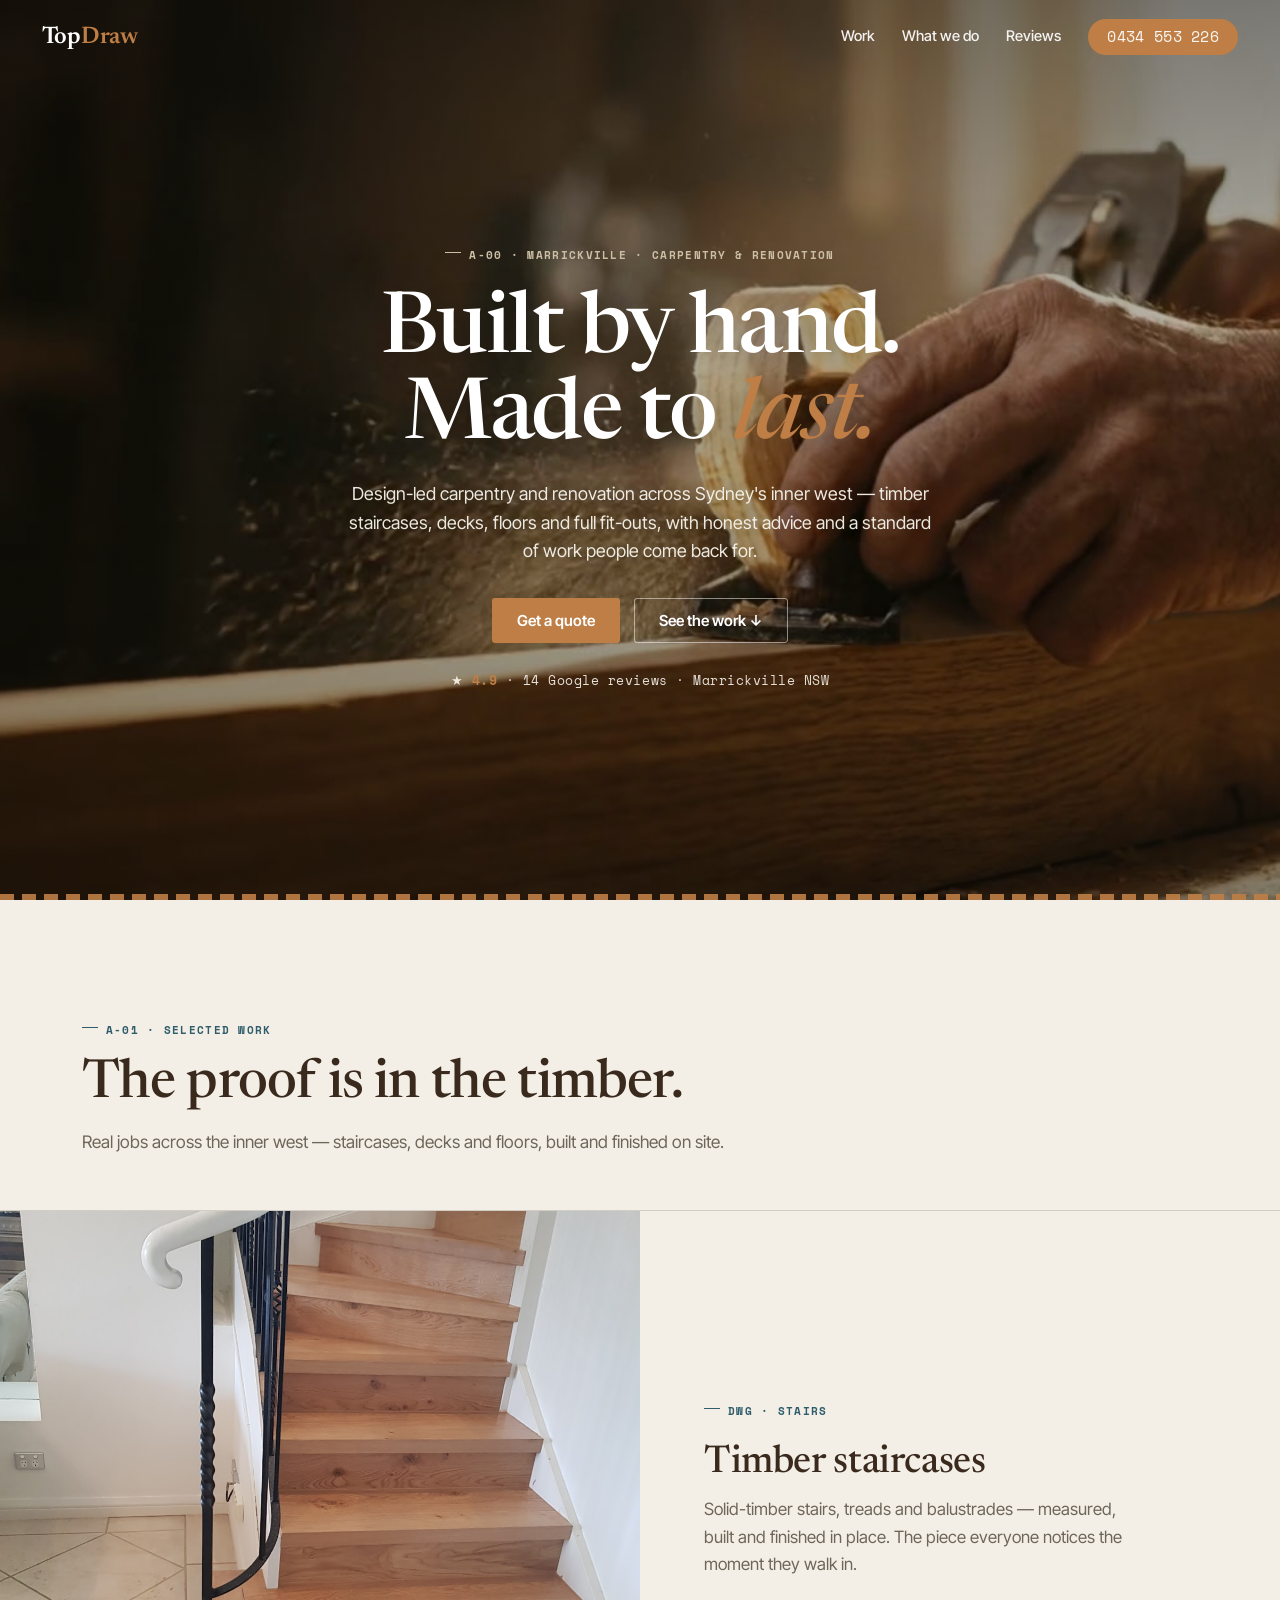
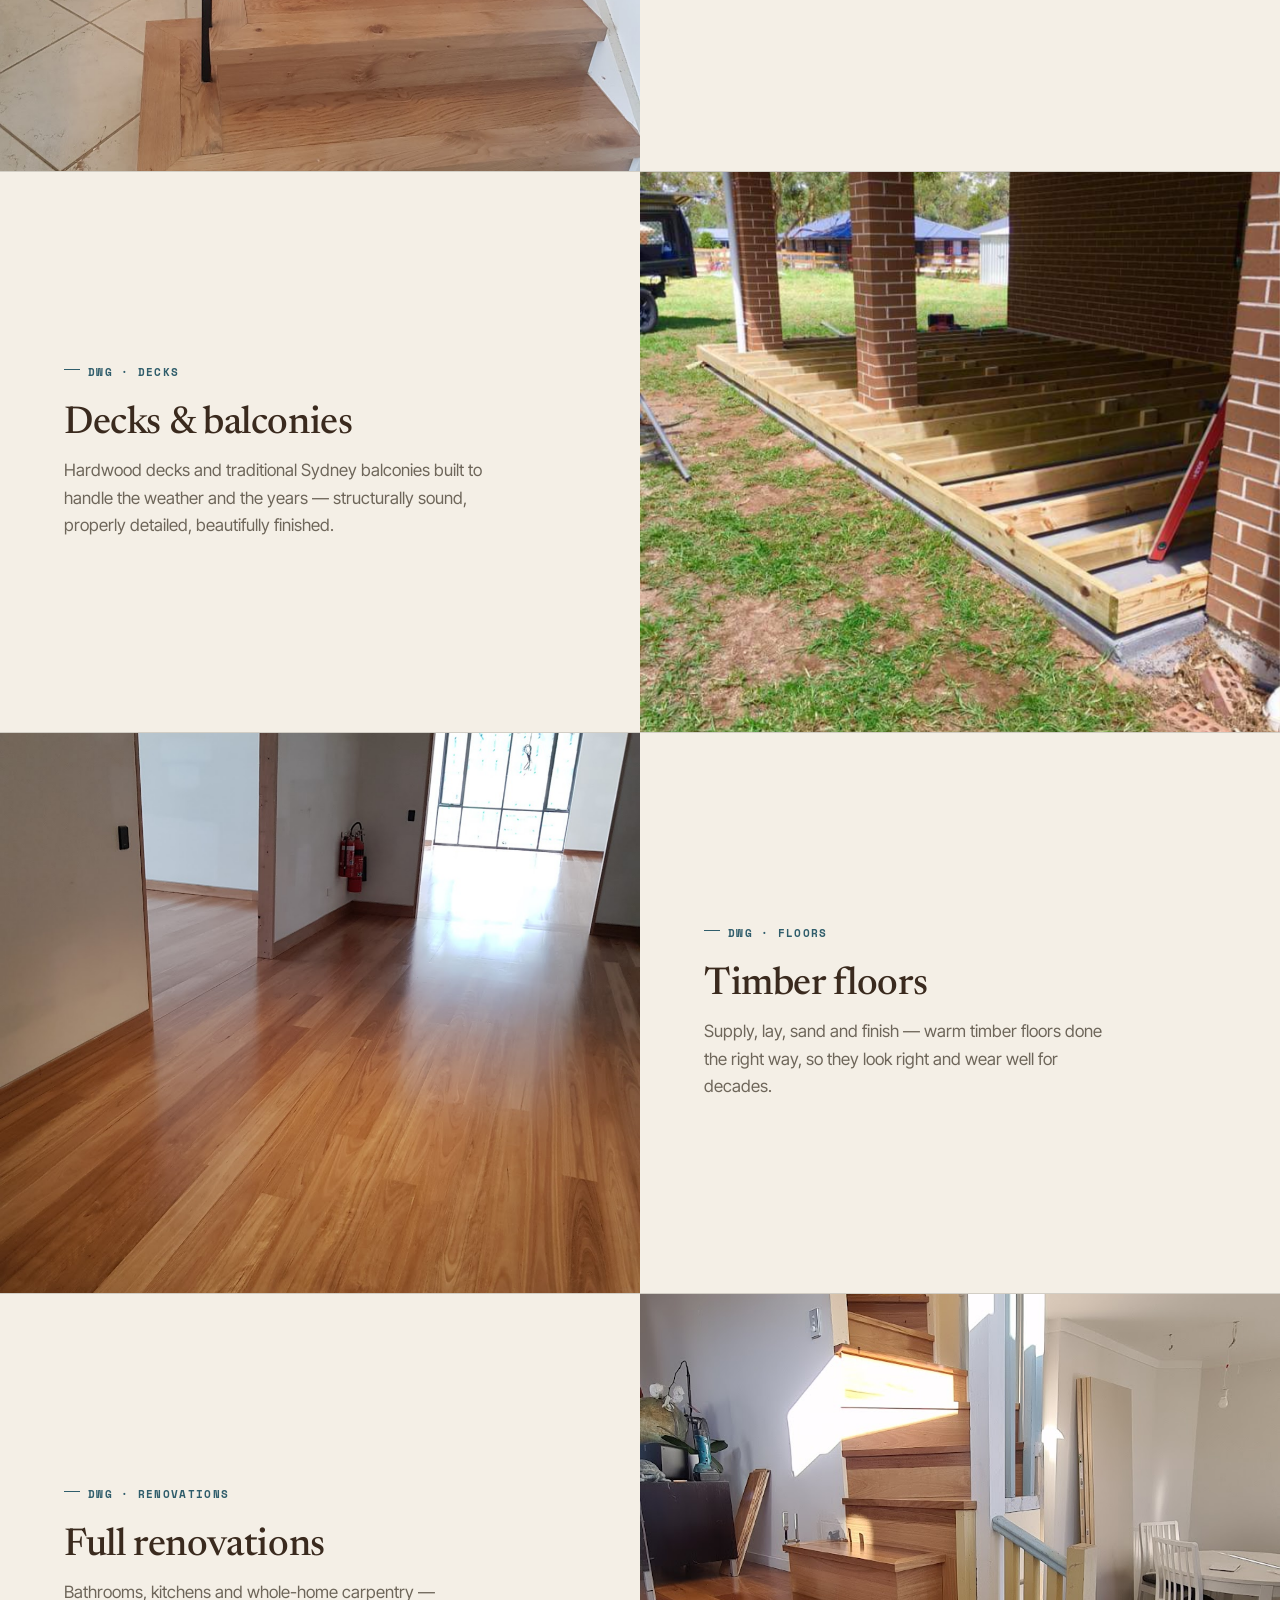
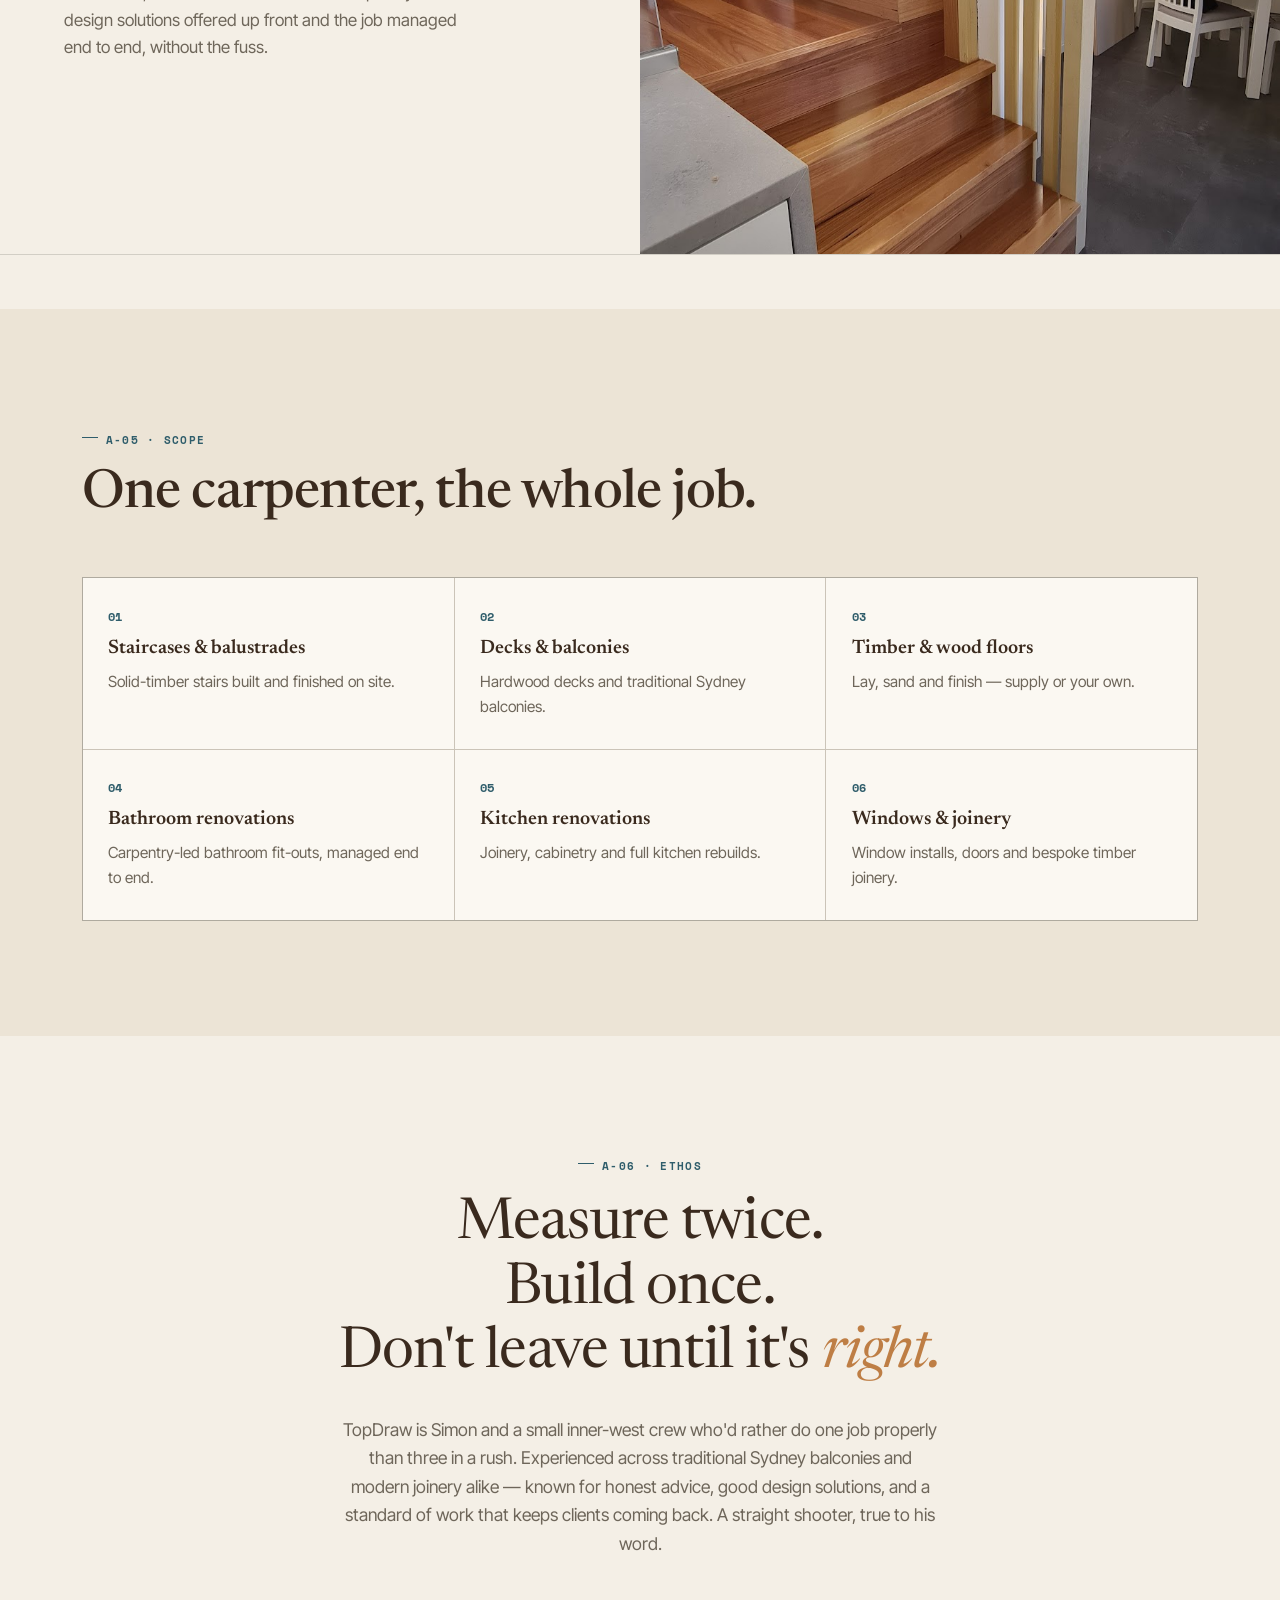
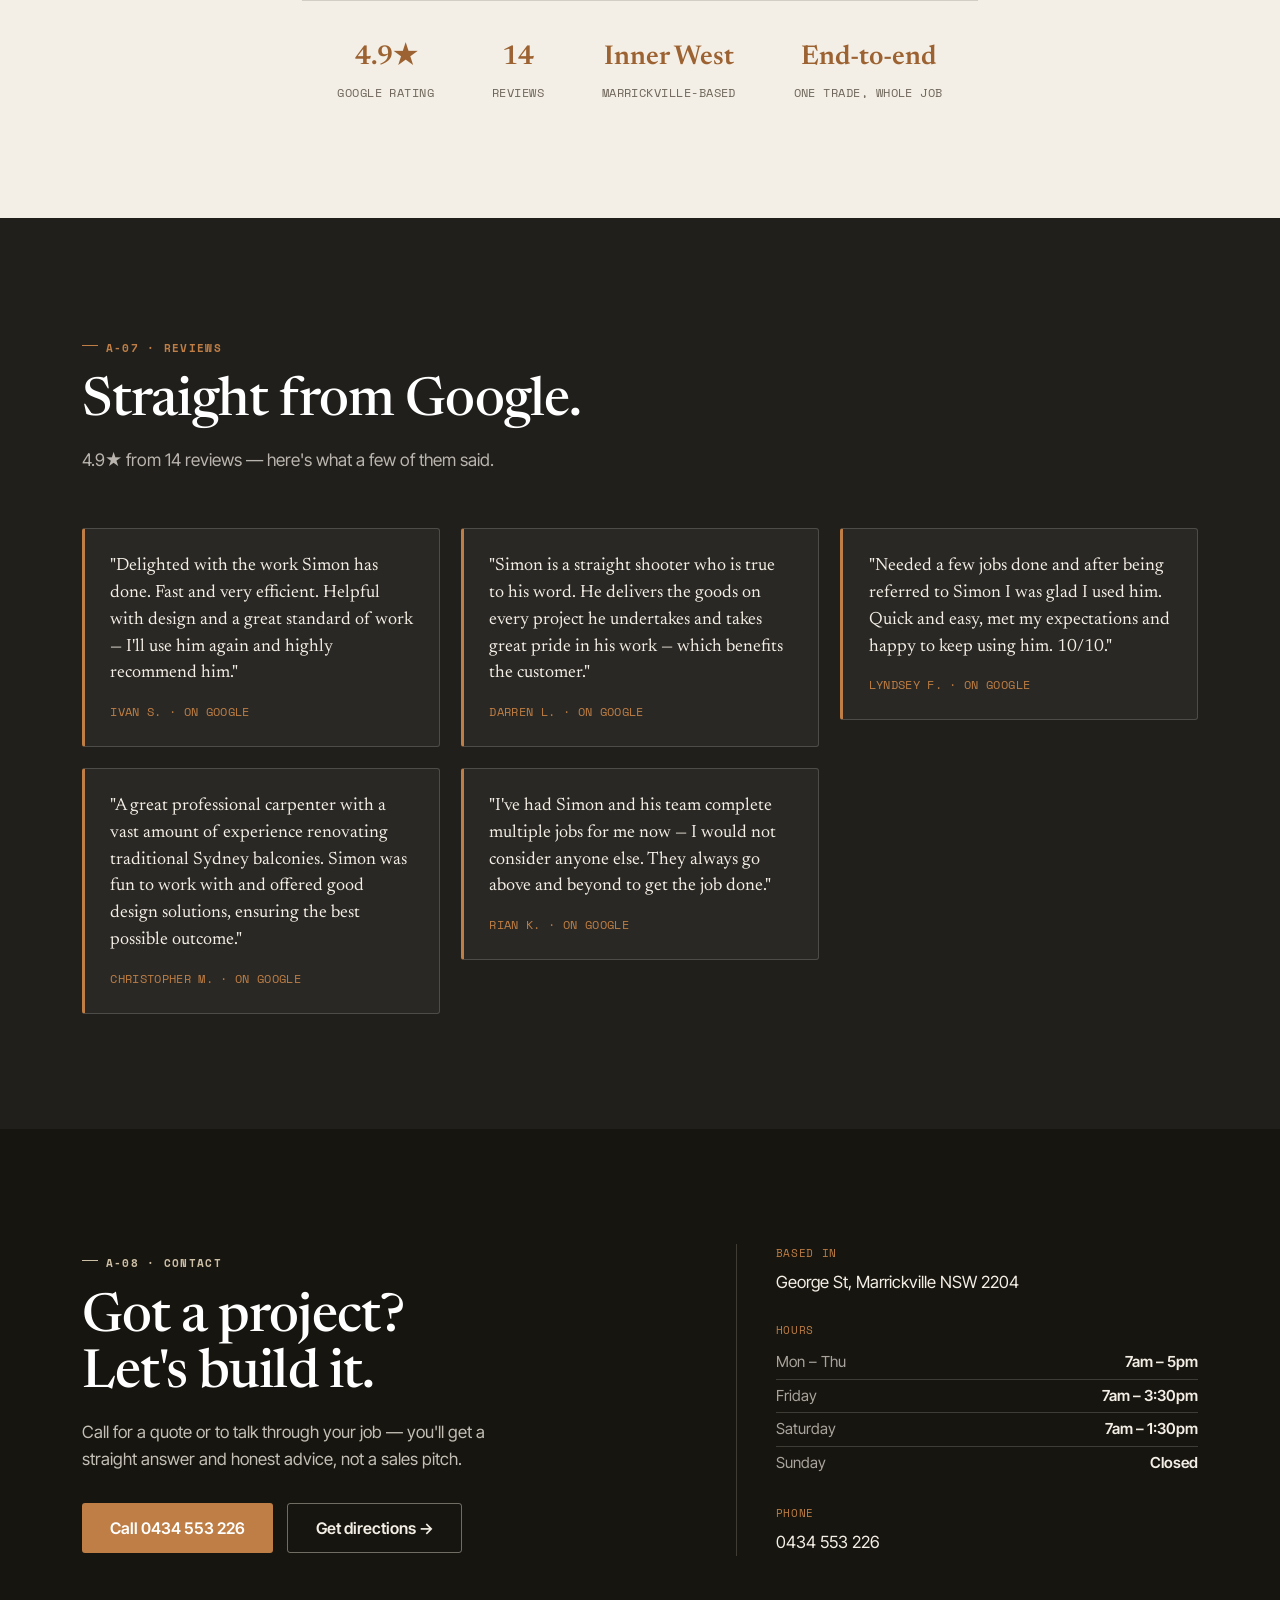
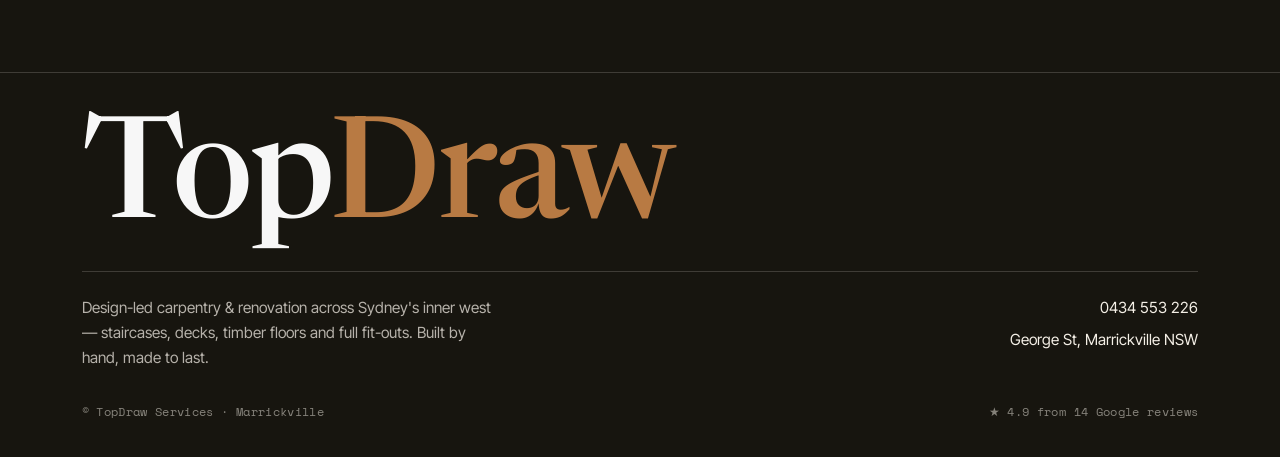
<file: index.html>
<!doctype html>
<html lang="en">
<head>
<meta charset="utf-8">
<meta name="viewport" content="width=device-width,initial-scale=1">
<meta name="robots" content="noindex,nofollow">
<title>TopDraw Services · Marrickville — carpentry, staircases, decks &amp; renovations</title>
<meta name="description" content="TopDraw Services, Marrickville. Design-led carpentry &amp; renovation across Sydney's inner west — timber staircases, decks &amp; balconies, timber floors, bathrooms and kitchens. Honest advice, top-drawer work. 4.9★ from 14 Google reviews. Call 0434 553 226.">
<link rel="preconnect" href="https://fonts.googleapis.com">
<link rel="preconnect" href="https://fonts.gstatic.com" crossorigin>
<link href="https://fonts.googleapis.com/css2?family=Newsreader:opsz,wght@6..72,400;6..72,500;6..72,600&family=Inter+Tight:wght@400;500;600;700&family=Space+Mono:wght@400;700&display=swap" rel="stylesheet">
<link rel="stylesheet" href="tokens.css">
<link rel="stylesheet" href="styles.css?v=2">
</head>
<body>

<!-- NAV · minimal-left-logo -->
<nav class="nav" id="nav">
  <a class="wordmark" href="#top">Top<span class="mk">Draw</span></a>
  <div class="nav-links">
    <a href="#work">Work</a>
    <a href="#services">What we do</a>
    <a href="#reviews">Reviews</a>
    <a class="btn btn-pill" href="tel:+61434553226">0434 553 226</a>
  </div>
  <button class="nav-toggle" id="navToggle" aria-label="Menu"><span></span><span></span><span></span></button>
  <div class="nav-drawer" id="navDrawer">
    <a href="#work">Work</a>
    <a href="#services">What we do</a>
    <a href="#reviews">Reviews</a>
    <a href="#visit">Visit</a>
    <a class="btn btn-pill" href="tel:+61434553226">Call 0434 553 226</a>
  </div>
</nav>

<!-- HERO · full-bleed cinematic timber video -->
<header class="hero" id="top">
  <div class="hero-media">
    <video autoplay muted loop playsinline poster="assets/images/hero-poster.jpg">
      <source src="assets/video/hero.mp4?v=1" type="video/mp4">
    </video>
  </div>
  <div class="wrap hero-inner">
    <span class="dwg light">A-00 · MARRICKVILLE · CARPENTRY &amp; RENOVATION</span>
    <h1>Built by hand.<br>Made to <span class="hl">last.</span></h1>
    <p class="sub">Design-led carpentry and renovation across Sydney's inner west — timber staircases, decks, floors and full fit-outs, with honest advice and a standard of work people come back for.</p>
    <div class="hero-cta">
      <a class="btn btn-primary" href="tel:+61434553226">Get a quote</a>
      <a class="btn btn-ghost" href="#work">See the work ↓</a>
    </div>
    <div class="rating-row">★ <b>4.9</b> · 14 Google reviews · Marrickville NSW</div>
  </div>
  <div class="kerf" aria-hidden="true"></div>
</header>

<!-- WORK · split-screen alternating rows — the real timber portfolio leads -->
<section class="sec work" id="work">
  <div class="wrap">
    <div class="sec-head reveal">
      <span class="dwg">A-01 · SELECTED WORK</span>
      <h2>The proof is in the timber.</h2>
      <p>Real jobs across the inner west — staircases, decks and floors, built and finished on site.</p>
    </div>
  </div>

  <div class="row reveal">
    <div class="row-media"><div class="par"><img src="assets/images/stair-iron.jpg" alt="Finished solid-oak staircase with wrought-iron balustrade" loading="lazy"></div></div>
    <div class="row-copy">
      <span class="dwg">DWG · STAIRS</span>
      <h3>Timber staircases</h3>
      <p>Solid-timber stairs, treads and balustrades — measured, built and finished in place. The piece everyone notices the moment they walk in.</p>
    </div>
  </div>

  <div class="row alt reveal">
    <div class="row-media"><div class="par"><img src="assets/images/deck-build.jpg" alt="Hardwood timber deck and verandah under construction" loading="lazy"></div></div>
    <div class="row-copy">
      <span class="dwg">DWG · DECKS</span>
      <h3>Decks &amp; balconies</h3>
      <p>Hardwood decks and traditional Sydney balconies built to handle the weather and the years — structurally sound, properly detailed, beautifully finished.</p>
    </div>
  </div>

  <div class="row reveal">
    <div class="row-media"><div class="par"><img src="assets/images/floor-finished.jpg" alt="Warm finished timber floor in a bright room" loading="lazy"></div></div>
    <div class="row-copy">
      <span class="dwg">DWG · FLOORS</span>
      <h3>Timber floors</h3>
      <p>Supply, lay, sand and finish — warm timber floors done the right way, so they look right and wear well for decades.</p>
    </div>
  </div>

  <div class="row alt reveal">
    <div class="row-media"><div class="par"><img src="assets/images/stair-bright.jpg" alt="Finished timber staircase in a bright inner-west home" loading="lazy"></div></div>
    <div class="row-copy">
      <span class="dwg">DWG · RENOVATIONS</span>
      <h3>Full renovations</h3>
      <p>Bathrooms, kitchens and whole-home carpentry — design solutions offered up front and the job managed end to end, without the fuss.</p>
    </div>
  </div>
</section>

<!-- SERVICES · three-col scope grid -->
<section class="sec services" id="services">
  <div class="wrap">
    <div class="sec-head reveal">
      <span class="dwg">A-05 · SCOPE</span>
      <h2>One carpenter, the whole job.</h2>
    </div>
    <ul class="scope reveal d1">
      <li><span class="n">01</span><h4>Staircases &amp; balustrades</h4><p>Solid-timber stairs built and finished on site.</p></li>
      <li><span class="n">02</span><h4>Decks &amp; balconies</h4><p>Hardwood decks and traditional Sydney balconies.</p></li>
      <li><span class="n">03</span><h4>Timber &amp; wood floors</h4><p>Lay, sand and finish — supply or your own.</p></li>
      <li><span class="n">04</span><h4>Bathroom renovations</h4><p>Carpentry-led bathroom fit-outs, managed end to end.</p></li>
      <li><span class="n">05</span><h4>Kitchen renovations</h4><p>Joinery, cabinetry and full kitchen rebuilds.</p></li>
      <li><span class="n">06</span><h4>Windows &amp; joinery</h4><p>Window installs, doors and bespoke timber joinery.</p></li>
    </ul>
  </div>
</section>

<!-- ABOUT · centred manifesto -->
<section class="sec ethos" id="about">
  <div class="wrap narrow">
    <span class="dwg reveal">A-06 · ETHOS</span>
    <p class="manifesto reveal">Measure twice.<br>Build once.<br>Don't leave until it's <em>right.</em></p>
    <p class="ethos-body reveal d1">TopDraw is Simon and a small inner-west crew who'd rather do one job properly than three in a rush. Experienced across traditional Sydney balconies and modern joinery alike — known for honest advice, good design solutions, and a standard of work that keeps clients coming back. A straight shooter, true to his word.</p>
    <div class="ethos-stats reveal d2">
      <div class="st"><div class="n">4.9★</div><div class="l">Google rating</div></div>
      <div class="st"><div class="n">14</div><div class="l">reviews</div></div>
      <div class="st"><div class="n">Inner&nbsp;West</div><div class="l">Marrickville-based</div></div>
      <div class="st"><div class="n">End&#8209;to&#8209;end</div><div class="l">one trade, whole job</div></div>
    </div>
  </div>
</section>

<!-- PROOF · masonry reviews -->
<section class="sec proof" id="reviews">
  <div class="wrap">
    <div class="sec-head reveal">
      <span class="dwg">A-07 · REVIEWS</span>
      <h2>Straight from Google.</h2>
      <p>4.9★ from 14 reviews — here's what a few of them said.</p>
    </div>
    <div class="masonry reveal d1">
      <figure class="rev"><blockquote>"Delighted with the work Simon has done. Fast and very efficient. Helpful with design and a great standard of work — I'll use him again and highly recommend him."</blockquote><figcaption>Ivan S. · on Google</figcaption></figure>
      <figure class="rev"><blockquote>"A great professional carpenter with a vast amount of experience renovating traditional Sydney balconies. Simon was fun to work with and offered good design solutions, ensuring the best possible outcome."</blockquote><figcaption>Christopher M. · on Google</figcaption></figure>
      <figure class="rev"><blockquote>"Simon is a straight shooter who is true to his word. He delivers the goods on every project he undertakes and takes great pride in his work — which benefits the customer."</blockquote><figcaption>Darren L. · on Google</figcaption></figure>
      <figure class="rev"><blockquote>"I've had Simon and his team complete multiple jobs for me now — I would not consider anyone else. They always go above and beyond to get the job done."</blockquote><figcaption>Rian K. · on Google</figcaption></figure>
      <figure class="rev"><blockquote>"Needed a few jobs done and after being referred to Simon I was glad I used him. Quick and easy, met my expectations and happy to keep using him. 10/10."</blockquote><figcaption>Lyndsey F. · on Google</figcaption></figure>
    </div>
  </div>
</section>

<!-- VISIT · dark two-col -->
<section class="sec visit" id="visit">
  <div class="wrap visit-wrap">
    <div class="visit-copy reveal">
      <span class="dwg light">A-08 · CONTACT</span>
      <h2>Got a project?<br>Let's build it.</h2>
      <p>Call for a quote or to talk through your job — you'll get a straight answer and honest advice, not a sales pitch.</p>
      <div class="visit-cta">
        <a class="btn btn-primary big" href="tel:+61434553226">Call 0434 553 226</a>
        <a class="btn btn-ghost-light big" href="https://maps.google.com/?q=TopDraw+Services+George+St+Marrickville" target="_blank" rel="noopener">Get directions →</a>
      </div>
    </div>
    <div class="visit-info reveal d1">
      <div class="vi"><div class="l">Based in</div><a href="https://maps.google.com/?q=TopDraw+Services+George+St+Marrickville" target="_blank" rel="noopener">George St, Marrickville NSW 2204</a></div>
      <div class="vi"><div class="l">Hours</div>
        <div class="hrs"><span>Mon – Thu</span><b>7am – 5pm</b></div>
        <div class="hrs"><span>Friday</span><b>7am – 3:30pm</b></div>
        <div class="hrs"><span>Saturday</span><b>7am – 1:30pm</b></div>
        <div class="hrs"><span>Sunday</span><b>Closed</b></div>
      </div>
      <div class="vi"><div class="l">Phone</div><a href="tel:+61434553226">0434 553 226</a></div>
    </div>
  </div>
</section>

<!-- FOOTER · big-type -->
<footer>
  <div class="wrap">
    <div class="foot-big">Top<span class="mk">Draw</span></div>
    <div class="foot-row">
      <p class="foot-blurb">Design-led carpentry &amp; renovation across Sydney's inner west — staircases, decks, timber floors and full fit-outs. Built by hand, made to last.</p>
      <div class="foot-contact">
        <a href="tel:+61434553226">0434 553 226</a>
        <a href="https://maps.google.com/?q=TopDraw+Services+George+St+Marrickville" target="_blank" rel="noopener">George St, Marrickville NSW</a>
      </div>
    </div>
    <div class="foot-bot"><span>© TopDraw Services · Marrickville</span><span>★ 4.9 from 14 Google reviews</span></div>
  </div>
</footer>

<script src="main.js?v=3"></script>
</body>
</html>
</file>
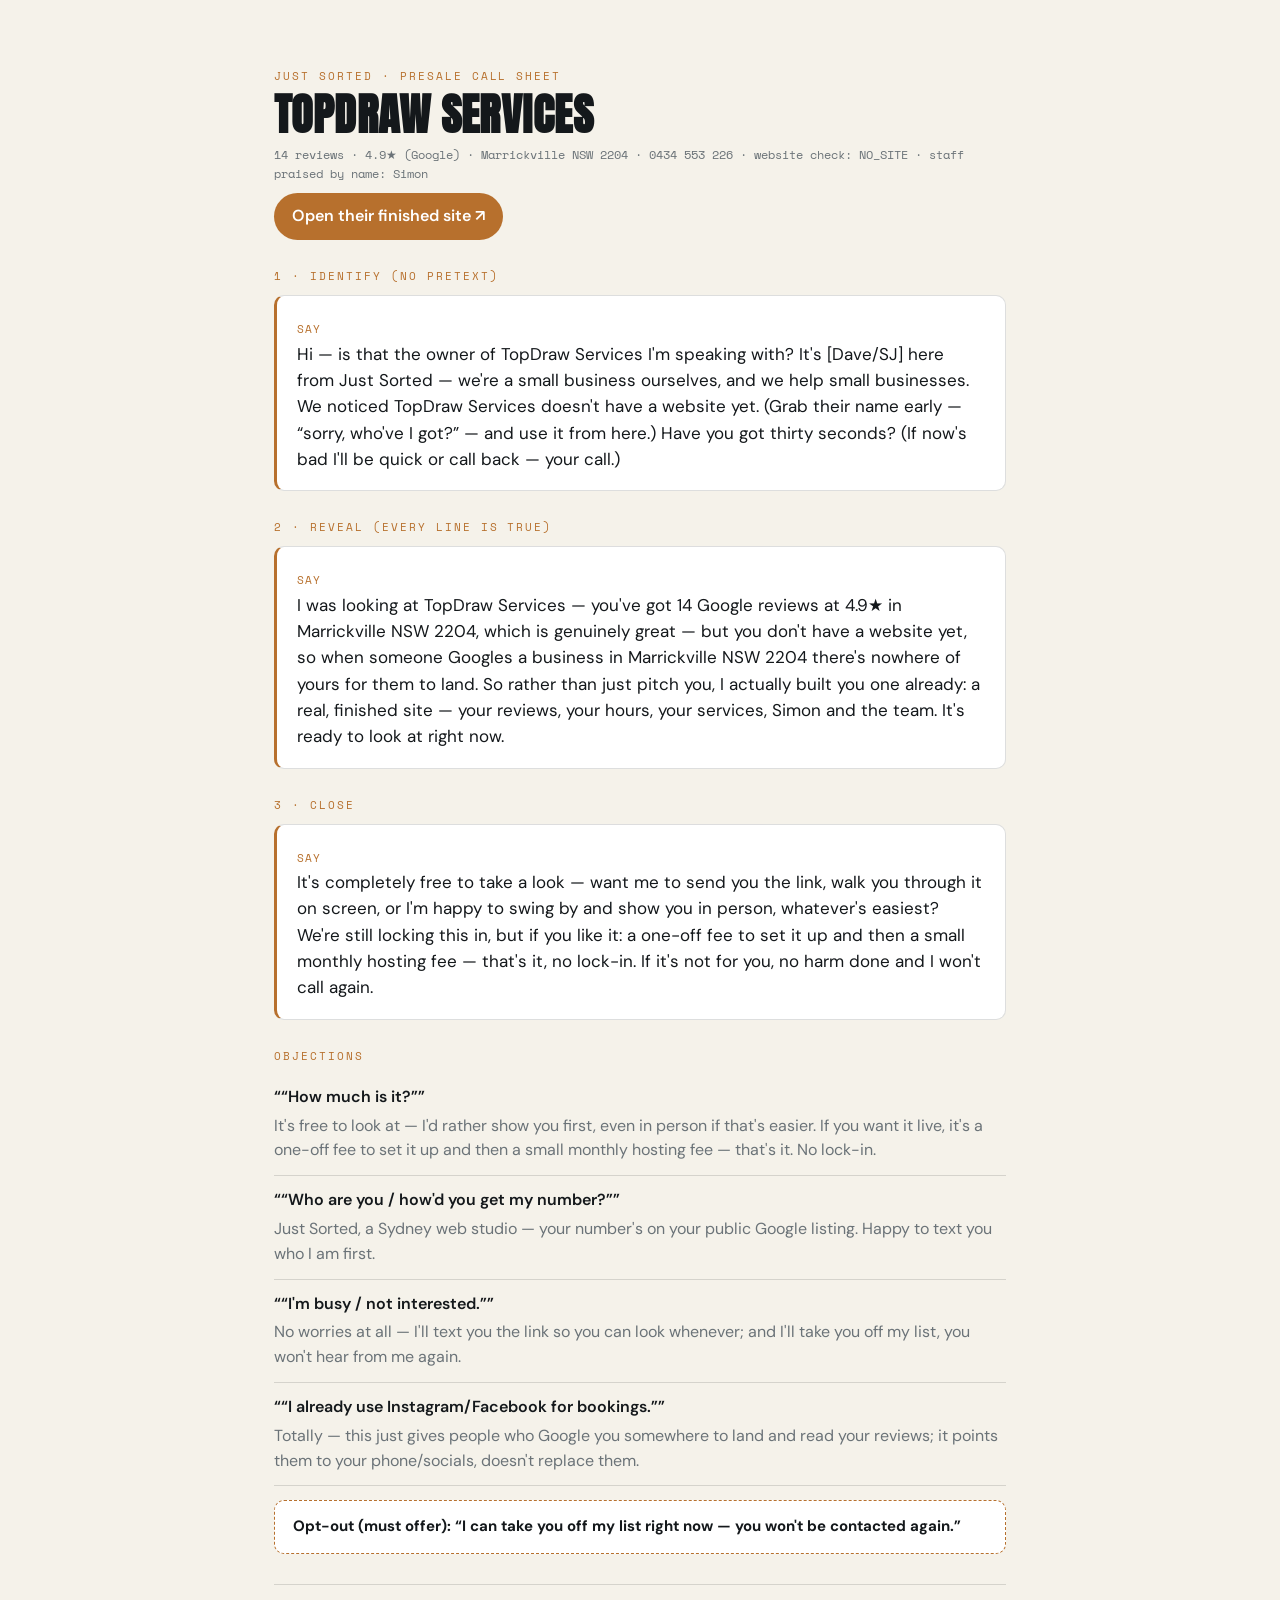
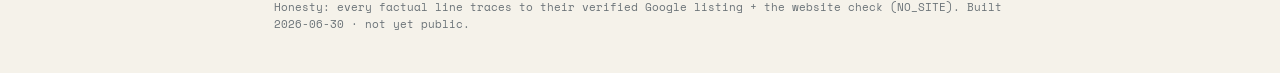
<file: call-sheet.html>
<!DOCTYPE html><html lang="en-AU"><head><meta charset="UTF-8">
<meta name="viewport" content="width=device-width, initial-scale=1">
<meta name="robots" content="noindex,nofollow">
<title>Call sheet — TopDraw Services</title>
<link href="https://fonts.googleapis.com/css2?family=Anton&family=DM+Sans:wght@400;500;600&family=Space+Mono:wght@400;700&display=swap" rel="stylesheet">
<style>
:root{--ink:#14181B;--paper:#F5F2EA;--clay:#B7702D;--steel:#6B7378;--line:rgba(20,24,27,.14)}
*{box-sizing:border-box;margin:0;padding:0}
body{font-family:'DM Sans',system-ui,sans-serif;background:var(--paper);color:var(--ink);line-height:1.55;padding:40px 24px;max-width:780px;margin:0 auto}
h1{font-family:'Anton',sans-serif;text-transform:uppercase;font-size:clamp(28px,5vw,44px);letter-spacing:.01em;line-height:.98}
.lbl{font-family:'Space Mono',monospace;font-size:11px;letter-spacing:.18em;text-transform:uppercase;color:var(--clay);margin:28px 0 8px}
.facts{font-family:'Space Mono',monospace;font-size:12px;color:var(--steel);margin-top:10px}
.act{background:#fff;border:1px solid var(--line);border-left:3px solid var(--clay);border-radius:10px;padding:18px 20px;margin-top:10px;font-size:17px}
.actno{font-family:'Space Mono',monospace;font-size:11px;color:var(--clay);letter-spacing:.1em}
.prev{display:inline-block;margin-top:10px;background:var(--clay);color:#fff;font-weight:600;padding:11px 18px;border-radius:999px;text-decoration:none}
.obj{border-bottom:1px solid var(--line);padding:12px 0}.obj q{font-weight:600}.obj p{color:var(--steel);margin-top:4px}
.optout{background:#fff;border:1px dashed var(--clay);border-radius:10px;padding:14px 18px;margin-top:14px;font-size:15px}
.foot{font-family:'Space Mono',monospace;font-size:11px;color:var(--steel);margin-top:30px;border-top:1px solid var(--line);padding-top:14px}
</style></head><body>
<div class="lbl">Just Sorted · presale call sheet</div>
<h1>TopDraw Services</h1>
<div class="facts">14 reviews · 4.9★ (Google) · Marrickville NSW 2204 · 0434 553 226 · website check: NO_SITE · staff praised by name: Simon</div>
<a class="prev" href="/d/presale/topdraw-services/index.html" target="_blank">Open their finished site ↗</a>
<div class="lbl">1 · Identify (no pretext)</div><div class="act"><span class="actno">SAY</span><br>Hi — is that the owner of TopDraw Services I&#x27;m speaking with? It&#x27;s [Dave/SJ] here from Just Sorted — we&#x27;re a small business ourselves, and we help small businesses. We noticed TopDraw Services doesn&#x27;t have a website yet. (Grab their name early — “sorry, who&#x27;ve I got?” — and use it from here.) Have you got thirty seconds? (If now&#x27;s bad I&#x27;ll be quick or call back — your call.)</div>
<div class="lbl">2 · Reveal (every line is true)</div><div class="act"><span class="actno">SAY</span><br>I was looking at TopDraw Services — you&#x27;ve got 14 Google reviews at 4.9★ in Marrickville NSW 2204, which is genuinely great — but you don&#x27;t have a website yet, so when someone Googles a business in Marrickville NSW 2204 there&#x27;s nowhere of yours for them to land. So rather than just pitch you, I actually built you one already: a real, finished site — your reviews, your hours, your services, Simon and the team. It&#x27;s ready to look at right now.</div>
<div class="lbl">3 · Close</div><div class="act"><span class="actno">SAY</span><br>It&#x27;s completely free to take a look — want me to send you the link, walk you through it on screen, or I&#x27;m happy to swing by and show you in person, whatever&#x27;s easiest? We&#x27;re still locking this in, but if you like it: a one-off fee to set it up and then a small monthly hosting fee — that&#x27;s it, no lock-in. If it&#x27;s not for you, no harm done and I won&#x27;t call again.</div>
<div class="lbl">Objections</div><div class="obj"><q>“How much is it?”</q><p>It&#x27;s free to look at — I&#x27;d rather show you first, even in person if that&#x27;s easier. If you want it live, it&#x27;s a one-off fee to set it up and then a small monthly hosting fee — that&#x27;s it. No lock-in.</p></div><div class="obj"><q>“Who are you / how&#x27;d you get my number?”</q><p>Just Sorted, a Sydney web studio — your number&#x27;s on your public Google listing. Happy to text you who I am first.</p></div><div class="obj"><q>“I&#x27;m busy / not interested.”</q><p>No worries at all — I&#x27;ll text you the link so you can look whenever; and I&#x27;ll take you off my list, you won&#x27;t hear from me again.</p></div><div class="obj"><q>“I already use Instagram/Facebook for bookings.”</q><p>Totally — this just gives people who Google you somewhere to land and read your reviews; it points them to your phone/socials, doesn&#x27;t replace them.</p></div>
<div class="optout"><b>Opt-out (must offer): “I can take you off my list right now — you won&#x27;t be contacted again.”</b></div>
<div class="foot">Honesty: every factual line traces to their verified Google listing + the website check (NO_SITE). Built 2026-06-30 · not yet public.</div>
</body></html>
</file>
<file: tokens.css>
/* TopDraw Services — design tokens. Warm timber craft + drafting precision.
   Grounded: their REAL oak/walnut work photos (no logo/site → no brand colours to match).
   Distinct from prior builds (Ellie=sage Fraunces, Swimaster=aqua Bricolage, PT=rose Playfair,
   Fencing=earth Archivo). Here: warm chalk + oak/walnut + warm charcoal, blueprint-blue micro-accent. */
:root{
  /* palette — warm timber craft */
  --chalk:     #F4EFE6;   /* warm chalk ground */
  --paper:     #FBF8F2;   /* lifted surface */
  --linen:     #ECE4D6;   /* pale timber-tint surface */
  --oak:       #BE7E45;   /* warm oak/honey — signature accent */
  --oak-deep:  #9C6232;
  --walnut:    #5A3D28;   /* deep timber */
  --walnut-ink:#3A2A1E;
  --charcoal:  #211F1B;   /* warm charcoal — dark bands */
  --char-deep: #17150F;
  --ink:       #2A2620;   /* body text on light */
  --ink-soft:  #6E665A;
  --draft:     #2F5D6B;   /* blueprint/pencil draft-blue — TECHNICAL micro-accent ONLY */
  --line:      rgba(33,31,27,.16);
  --line-soft: rgba(33,31,27,.08);
  --line-light:rgba(244,239,230,.18);  /* hairlines on dark */

  /* type */
  --f-display: "Newsreader", Georgia, "Times New Roman", serif;   /* warm editorial craft serif */
  --f-body:    "Inter Tight", "Helvetica Neue", Arial, sans-serif; /* clean technical grotesque */
  --f-mono:    "Space Mono", "SFMono-Regular", ui-monospace, monospace; /* drawing-sheet tags */
  --t-hero:  clamp(2.8rem, 6.6vw, 5.8rem);
  --t-h2:    clamp(2rem, 4.2vw, 3.5rem);
  --t-h3:    clamp(1.25rem, 1.9vw, 1.6rem);
  --t-mega:  clamp(3.2rem, 11vw, 9rem);    /* big-type footer */
  --t-body:  1.06rem;
  --t-kicker:.72rem;
  --t-tag:   .68rem;                        /* mono technical tags */

  /* spacing */
  --s-2:.5rem; --s-3:.85rem; --s-4:1.4rem; --s-5:2.2rem; --s-6:3.4rem; --s-7:clamp(4rem,9vw,7.5rem);
  --maxw:1200px;

  /* radii — crisp, joinery-square (almost no rounding; this is a carpenter) */
  --r-sm:3px; --r-md:5px; --r-lg:8px; --r-pill:999px;

  /* shadows — warm, soft */
  --shadow-soft: 0 22px 60px -28px rgba(40,28,18,.40);
  --shadow-card: 0 14px 34px -20px rgba(40,28,18,.30);

  /* motion */
  --dur:.55s;
  --ease: cubic-bezier(.22,1,.36,1);
  --ease-out: cubic-bezier(.16,1,.3,1);
}
</file>
<file: styles.css>
/* TopDraw Services — warm timber craft + drafting precision. Split-screen, portfolio-forward. */
*{box-sizing:border-box;margin:0;padding:0}
html{scroll-behavior:smooth}
body{font-family:var(--f-body);color:var(--ink);background:var(--chalk);font-size:var(--t-body);line-height:1.62;-webkit-font-smoothing:antialiased;overflow-x:hidden}
img{max-width:100%;display:block}
a{color:inherit;text-decoration:none}
.wrap{max-width:var(--maxw);margin:0 auto;padding:0 clamp(1.2rem,4vw,2.6rem)}
.wrap.narrow{max-width:760px}

/* ---- drafting signature: mono drawing-sheet tags ---- */
.dwg{display:inline-block;font-family:var(--f-mono);font-size:var(--t-tag);font-weight:700;
  letter-spacing:.12em;text-transform:uppercase;color:var(--draft);
  padding-left:1.5rem;position:relative;margin-bottom:1.1rem}
.dwg::before{content:"";position:absolute;left:0;top:.46em;width:1rem;height:1px;background:var(--draft)}
.dwg.light{color:#cdbfa6}
.dwg.light::before{background:#cdbfa6}

/* saw-kerf hairline divider */
.kerf{position:absolute;left:0;right:0;bottom:0;height:6px;z-index:4;
  background:repeating-linear-gradient(90deg,var(--oak) 0 14px,transparent 14px 22px);opacity:.9}

/* ---- buttons ---- */
.btn{display:inline-flex;align-items:center;gap:.5rem;font-weight:600;font-size:.95rem;
  padding:.85rem 1.5rem;border-radius:var(--r-sm);transition:transform var(--dur) var(--ease),background var(--dur),color var(--dur),border-color var(--dur);cursor:pointer;border:1.5px solid transparent;line-height:1}
.btn:hover{transform:translateY(-2px)}
.btn-primary{background:var(--oak);color:#fff}
.btn-primary:hover{background:var(--oak-deep)}
.btn-ghost{background:transparent;border-color:rgba(255,255,255,.5);color:#fff}
.btn-ghost:hover{border-color:#fff;background:rgba(255,255,255,.08)}
.btn-ghost-light{background:transparent;border-color:rgba(244,239,230,.4);color:var(--chalk)}
.btn-ghost-light:hover{border-color:var(--oak);color:var(--oak)}
.btn-pill{background:var(--oak);color:#fff;border-radius:var(--r-pill);padding:.6rem 1.15rem;font-family:var(--f-mono);font-size:.82rem;font-weight:700;letter-spacing:.02em}
.btn-pill:hover{background:var(--oak-deep)}
.btn.big{padding:1rem 1.7rem;font-size:1rem}

/* ---- NAV ---- */
.nav{position:fixed;top:0;left:0;right:0;z-index:50;display:flex;align-items:center;justify-content:space-between;
  padding:1.1rem clamp(1.2rem,4vw,2.6rem);transition:background var(--dur),box-shadow var(--dur),padding var(--dur)}
.nav.scrolled{background:var(--paper);box-shadow:0 1px 0 var(--line);padding-top:.75rem;padding-bottom:.75rem}
.wordmark{font-family:var(--f-display);font-size:1.5rem;font-weight:600;letter-spacing:-.01em;color:#fff;transition:color var(--dur)}
.wordmark .mk{color:var(--oak)}
.nav.scrolled .wordmark{color:var(--ink)}
.nav-links{display:flex;align-items:center;gap:1.7rem}
.nav-links a{font-size:.92rem;font-weight:500;color:rgba(255,255,255,.92);transition:color var(--dur)}
.nav-links a:hover{color:#fff}
.nav.scrolled .nav-links a{color:var(--ink-soft)}
.nav.scrolled .nav-links a:hover{color:var(--ink)}
.nav.scrolled .nav-links a.btn-pill{color:#fff}
.nav-toggle{display:none;flex-direction:column;gap:5px;background:none;border:0;cursor:pointer;padding:6px}
.nav-toggle span{width:24px;height:2px;background:#fff;transition:background var(--dur)}
.nav.scrolled .nav-toggle span{background:var(--ink)}
.nav-drawer{display:none}

/* ---- HERO (full-bleed cinematic) ---- */
.hero{position:relative;min-height:100svh;display:grid;place-items:center;text-align:center;overflow:hidden;background:var(--char-deep)}
.hero-media{position:absolute;inset:0;z-index:0}
.hero-media video{width:100%;height:100%;object-fit:cover}
.hero-media::after{content:"";position:absolute;inset:0;
  background:linear-gradient(180deg,rgba(15,12,8,.55) 0%,rgba(15,12,8,.30) 36%,rgba(15,12,8,.52) 100%)}
.hero-inner{position:relative;z-index:3;max-width:880px;padding:7rem 1.4rem 5rem}
.hero h1{font-family:var(--f-display);font-weight:500;font-size:var(--t-hero);line-height:1.02;letter-spacing:-.018em;color:#fff;margin:.2rem 0 1.2rem;text-shadow:0 2px 30px rgba(0,0,0,.32)}
.hero h1 .hl{color:var(--oak);font-style:italic}
.hero .sub{max-width:600px;margin:0 auto 2rem;color:rgba(248,244,236,.94);font-size:1.12rem;line-height:1.6;text-shadow:0 1px 16px rgba(0,0,0,.3)}
.hero-cta{display:flex;gap:.9rem;justify-content:center;flex-wrap:wrap}
.rating-row{margin-top:1.8rem;font-family:var(--f-mono);font-size:.8rem;letter-spacing:.04em;color:rgba(248,244,236,.9)}
.rating-row b{color:var(--oak)}
.hero .dwg{margin-bottom:1.3rem}

/* ---- section base ---- */
.sec{padding:var(--s-7) 0;position:relative}
.sec-head{max-width:720px;margin-bottom:var(--s-6)}
.sec-head h2{font-family:var(--f-display);font-weight:500;font-size:var(--t-h2);line-height:1.04;letter-spacing:-.015em;color:var(--walnut-ink)}
.sec-head p{margin-top:.9rem;color:var(--ink-soft);font-size:1.08rem}
.reveal{opacity:0;transform:translateY(22px);transition:opacity .7s var(--ease-out),transform .7s var(--ease-out)}
.reveal.in{opacity:1;transform:none}
.reveal.d1{transition-delay:.09s}.reveal.d2{transition-delay:.18s}

/* ---- WORK · split-screen alternating rows ---- */
.work{padding-bottom:var(--s-6)}
.row{display:grid;grid-template-columns:1fr 1fr;align-items:stretch;gap:0;border-top:1px solid var(--line)}
.row:last-child{border-bottom:1px solid var(--line)}
.row-media{overflow:hidden;min-height:clamp(320px,46vw,560px);position:relative;background:var(--linen)}
.row-media .par{position:absolute;inset:-8% 0;will-change:transform}
.row-media img{width:100%;height:100%;object-fit:cover}
.row-copy{display:flex;flex-direction:column;justify-content:center;padding:clamp(2rem,5vw,4.2rem)}
.row-copy h3{font-family:var(--f-display);font-weight:500;font-size:clamp(1.7rem,3vw,2.6rem);line-height:1.05;letter-spacing:-.01em;color:var(--walnut-ink);margin:.3rem 0 .8rem}
.row-copy p{color:var(--ink-soft);max-width:42ch}
.row.alt .row-media{order:2}
.row.alt .row-copy{order:1}

/* ---- SERVICES · scope grid ---- */
.services{background:var(--linen)}
.scope{list-style:none;display:grid;grid-template-columns:repeat(3,1fr);gap:1px;background:var(--line);border:1px solid var(--line)}
.scope li{background:var(--paper);padding:1.8rem 1.6rem;display:flex;flex-direction:column;gap:.35rem;transition:background var(--dur)}
.scope li:hover{background:var(--chalk)}
.scope .n{font-family:var(--f-mono);font-size:.78rem;color:var(--draft);font-weight:700}
.scope h4{font-family:var(--f-display);font-weight:600;font-size:1.22rem;color:var(--walnut-ink)}
.scope p{color:var(--ink-soft);font-size:.96rem}

/* ---- ETHOS · centred manifesto ---- */
.ethos{text-align:center}
.ethos .dwg{margin-left:auto;margin-right:auto}
.manifesto{font-family:var(--f-display);font-weight:400;font-size:clamp(2rem,5vw,3.6rem);line-height:1.12;letter-spacing:-.015em;color:var(--walnut-ink)}
.manifesto em{color:var(--oak);font-style:italic}
.ethos-body{margin:1.8rem auto 0;max-width:60ch;color:var(--ink-soft);font-size:1.1rem}
.ethos-stats{display:flex;justify-content:center;flex-wrap:wrap;gap:clamp(1.4rem,5vw,3.6rem);margin-top:2.6rem;padding-top:2.2rem;border-top:1px solid var(--line)}
.ethos-stats .st .n{font-family:var(--f-display);font-size:1.7rem;color:var(--oak-deep);font-weight:600}
.ethos-stats .st .l{font-family:var(--f-mono);font-size:.72rem;letter-spacing:.04em;text-transform:uppercase;color:var(--ink-soft);margin-top:.25rem}

/* ---- PROOF · masonry reviews ---- */
.proof{background:var(--charcoal);color:var(--chalk)}
.proof .sec-head h2{color:#fff}
.proof .sec-head p{color:rgba(244,239,230,.72)}
.proof .dwg{color:var(--oak)}.proof .dwg::before{background:var(--oak)}
.masonry{columns:3;column-gap:1.3rem}
.rev{break-inside:avoid;margin-bottom:1.3rem;background:rgba(255,255,255,.045);border:1px solid var(--line-light);border-left:3px solid var(--oak);padding:1.5rem 1.6rem;border-radius:var(--r-sm)}
.rev blockquote{font-family:var(--f-display);font-weight:400;font-size:1.12rem;line-height:1.5;color:#f4efe6}
.rev figcaption{margin-top:1rem;font-family:var(--f-mono);font-size:.72rem;letter-spacing:.03em;text-transform:uppercase;color:var(--oak)}

/* ---- VISIT · dark two-col ---- */
.visit{background:var(--char-deep);color:var(--chalk)}
.visit-wrap{display:grid;grid-template-columns:1.25fr 1fr;gap:clamp(2rem,6vw,5rem);align-items:center}
.visit h2{font-family:var(--f-display);font-weight:500;font-size:var(--t-h2);line-height:1.05;letter-spacing:-.015em;color:#fff;margin-bottom:1rem}
.visit-copy p{color:rgba(244,239,230,.78);max-width:46ch;margin-bottom:1.8rem}
.visit-cta{display:flex;gap:.9rem;flex-wrap:wrap}
.visit-info{border-left:1px solid var(--line-light);padding-left:clamp(1.4rem,3vw,2.4rem);display:flex;flex-direction:column;gap:1.5rem}
.visit-info .l{font-family:var(--f-mono);font-size:.7rem;letter-spacing:.06em;text-transform:uppercase;color:var(--oak);margin-bottom:.45rem}
.visit-info .vi a{color:var(--chalk);font-size:1.05rem}
.visit-info .vi a:hover{color:var(--oak)}
.hrs{display:flex;justify-content:space-between;gap:1.5rem;padding:.25rem 0;border-bottom:1px solid var(--line-light);font-size:.95rem}
.hrs:last-child{border-bottom:0}
.hrs span{color:rgba(244,239,230,.66)}.hrs b{color:var(--chalk);font-weight:600}

/* ---- FOOTER · big-type ---- */
footer{background:var(--char-deep);color:var(--chalk);padding:3rem 0 2.2rem;border-top:1px solid var(--line-light)}
.foot-big{font-family:var(--f-display);font-weight:500;font-size:var(--t-mega);line-height:.9;letter-spacing:-.02em;color:#fff;opacity:.97}
.foot-big .mk{color:var(--oak)}
.foot-row{display:flex;justify-content:space-between;gap:2rem;flex-wrap:wrap;margin-top:1.5rem;padding-top:1.5rem;border-top:1px solid var(--line-light)}
.foot-blurb{max-width:46ch;color:rgba(244,239,230,.72);font-size:.96rem}
.foot-contact{display:flex;flex-direction:column;gap:.4rem;text-align:right}
.foot-contact a{color:var(--chalk);font-size:.96rem}.foot-contact a:hover{color:var(--oak)}
.foot-bot{display:flex;justify-content:space-between;flex-wrap:wrap;gap:1rem;margin-top:2rem;font-family:var(--f-mono);font-size:.72rem;letter-spacing:.03em;color:rgba(244,239,230,.5)}

/* ---- responsive ---- */
@media(max-width:860px){
  .nav-links{display:none}
  .nav-toggle{display:flex}
  .nav-drawer{display:flex;flex-direction:column;gap:.4rem;position:fixed;top:0;right:0;height:100vh;width:min(78vw,320px);
    background:var(--paper);box-shadow:var(--shadow-soft);padding:5rem 1.6rem 2rem;transform:translateX(100%);transition:transform var(--dur) var(--ease);z-index:49}
  .nav-drawer.open{transform:none}
  .nav-drawer a{padding:.8rem .4rem;border-bottom:1px solid var(--line);color:var(--ink)}
  .nav-drawer a.btn-pill{color:#fff;border-bottom:0;margin-top:.6rem;justify-content:center}
  .row{grid-template-columns:1fr}
  .row-media{min-height:300px;order:1!important}
  .row-copy{order:2!important;padding:1.8rem 1.4rem 2.4rem}
  .row.alt .row-media{order:1!important}
  .scope{grid-template-columns:1fr}
  .masonry{columns:1}
  .visit-wrap{grid-template-columns:1fr}
  .visit-info{border-left:0;border-top:1px solid var(--line-light);padding-left:0;padding-top:1.6rem}
  .foot-row{flex-direction:column}
  .foot-contact{text-align:left}
}
@media(prefers-reduced-motion:reduce){
  .reveal{opacity:1;transform:none}
  .row-media .par{position:relative;inset:0}
  *{scroll-behavior:auto}
}

/* Hide Safari/iOS play-button overlay shown when autoplay is blocked — hero shows a clean
   poster frame; the muted video starts on autoplay (where allowed) or first scroll/tap. */
video::-webkit-media-controls-start-playback-button,
video::-webkit-media-controls-overlay-play-button,
video::-webkit-media-controls-play-button,
video::-webkit-media-controls-panel,
video::-webkit-media-controls{display:none!important;-webkit-appearance:none}
</file>
